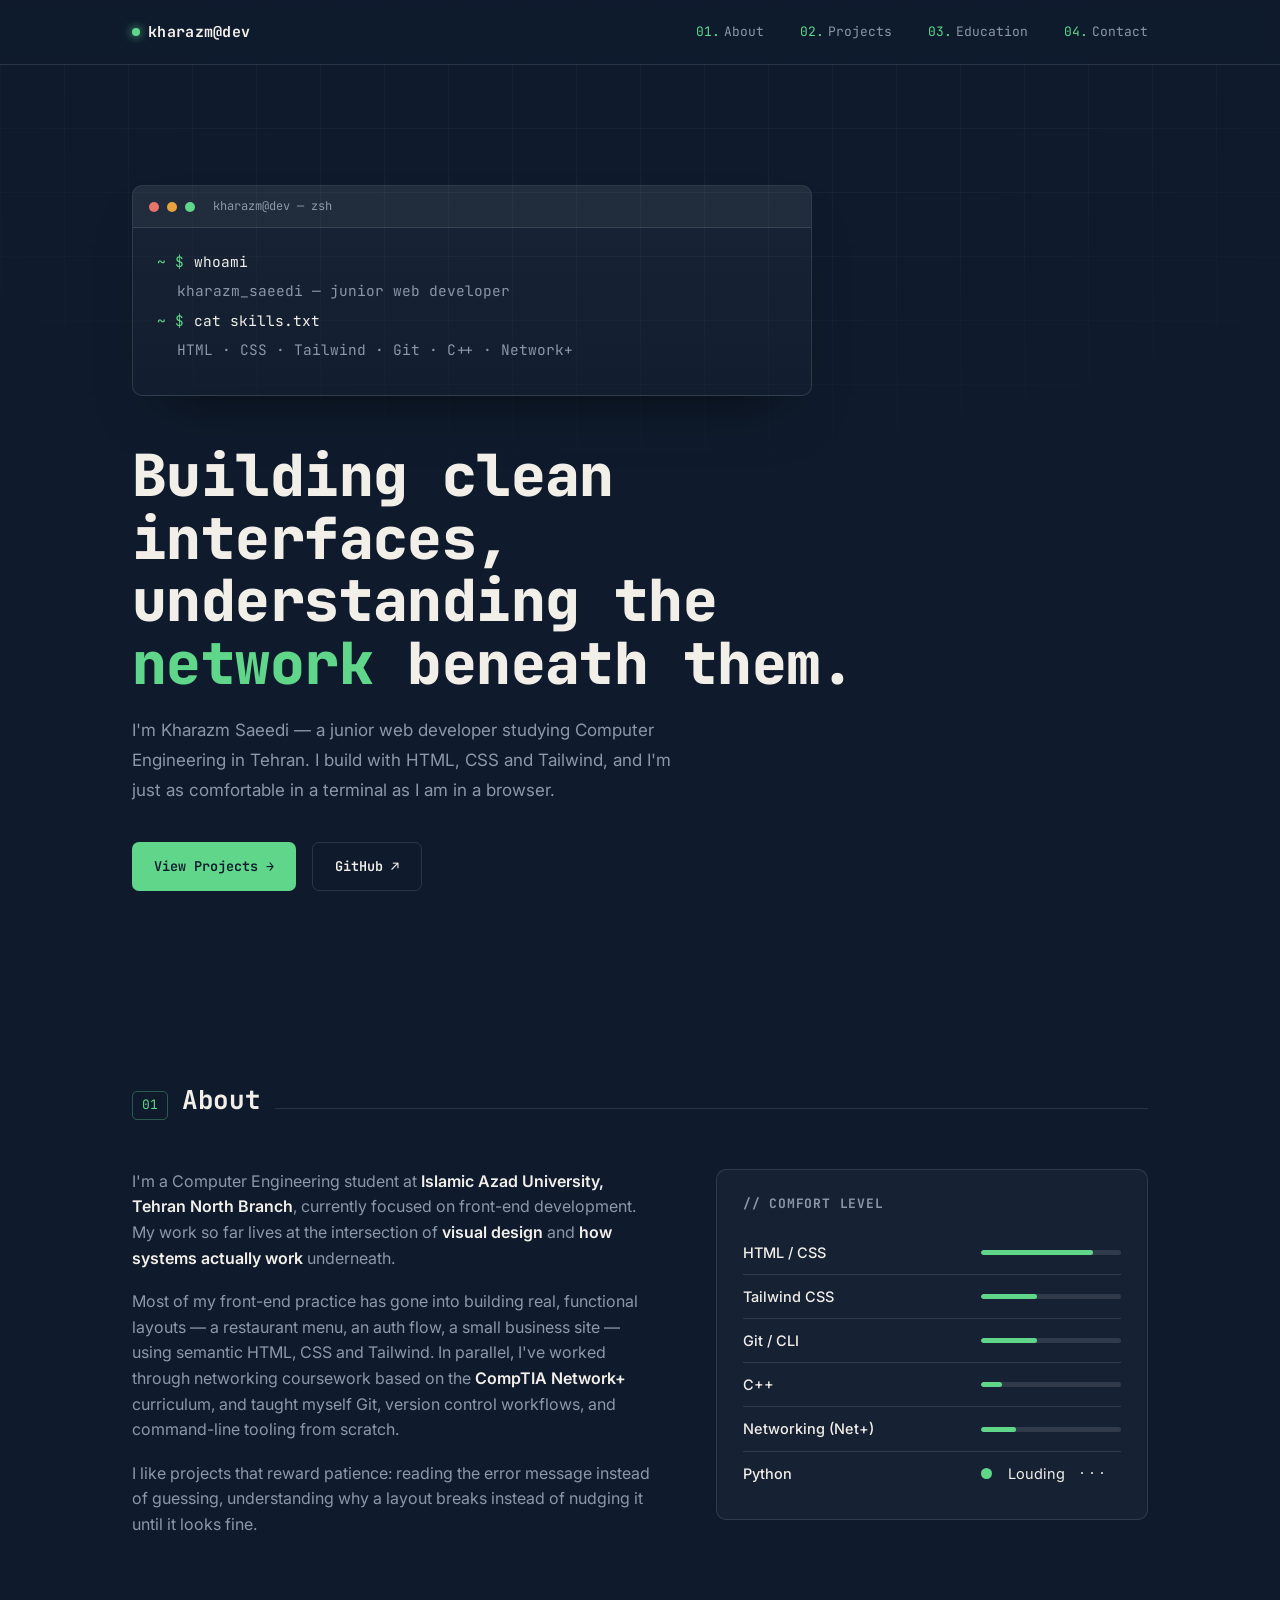
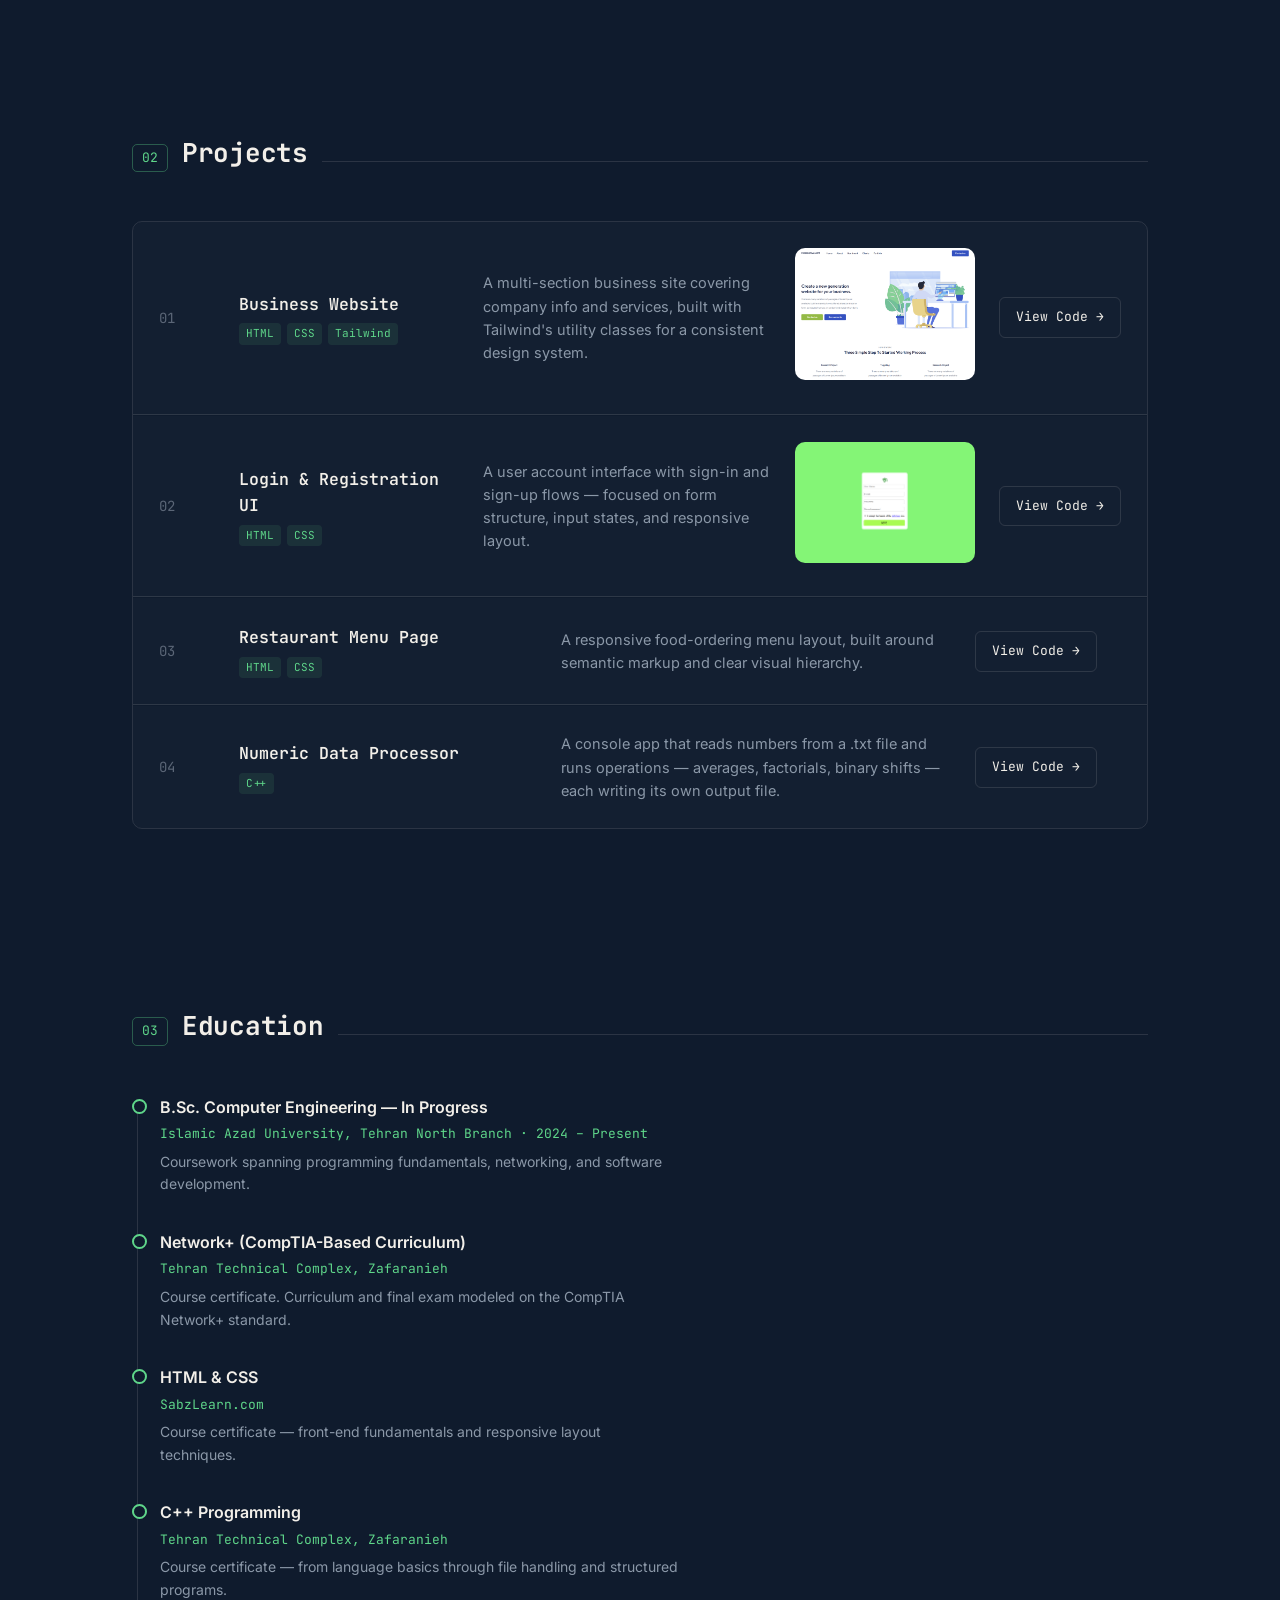
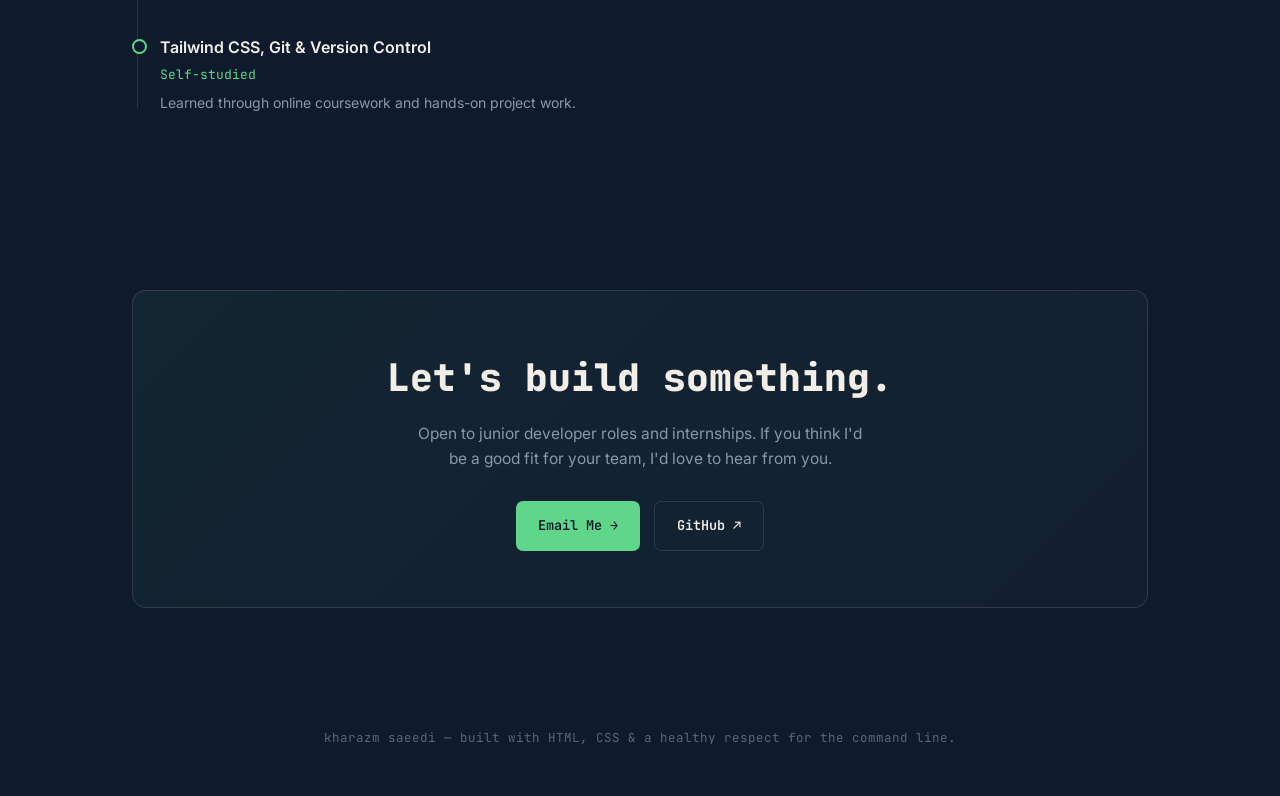
<file: index.html>
<!doctype html>
<html lang="en">
  <head>
    <meta
      name="google-site-verification"
      content="cptkQll2uGCeE3OyyXlziZlnPH9JXITajH0lzwd01Yo"
    />
    <meta charset="UTF-8" />
    <meta name="viewport" content="width=device-width, initial-scale=1.0" />
    <title>Kharazm Saeedi | Junior Web Developer Portfolio</title>
    <meta
      name="description"
      content="Portfolio of Kharazm Saeedi, a junior web developer and Computer Engineering student in Tehran. Projects in HTML, CSS, Tailwind CSS, and C++."
    />
    <meta
      name="keywords"
      content="Kharazm Saeedi, junior web developer, HTML CSS Tailwind portfolio, front-end developer Tehran"
    />
    <meta name="author" content="Kharazm Saeedi" />
    <link rel="canonical" href="https://kharazm-sa.github.io/" />

    <!-- Open Graph برای نمایش خوب توی لینکدین/توییتر -->
    <meta property="og:title" content="Kharazm Saeedi | Junior Web Developer" />
    <meta
      property="og:description"
      content="HTML, CSS, Tailwind CSS projects and a networking-focused portfolio."
    />
    <meta property="og:url" content="https://kharazm-sa.github.io/" />
    <meta property="og:type" content="website" />

    <link rel="stylesheet" href="./styles/app.css" />
    <link rel="icon" type="image/svg" href="kh-favicon (1).svg" />
    <link rel="preconnect" href="https://fonts.googleapis.com" />
    <link rel="preconnect" href="https://fonts.gstatic.com" crossorigin />
    <link
      href="https://fonts.googleapis.com/css2?family=JetBrains+Mono:wght@400;500;600;700;800&family=Inter:wght@400;500;600;700&display=swap"
      rel="stylesheet"
    />
  </head>
  <body>
    <div class="bg-grid"></div>

    <header>
      <nav class="wrap">
        <div class="brand"><span class="dot"></span>kharazm@dev</div>
        <div class="navlinks">
          <a href="#about"><span class="num">01.</span>About</a>
          <a href="#projects"><span class="num">02.</span>Projects</a>
          <a href="#education"><span class="num">03.</span>Education</a>
          <a href="#contact"><span class="num">04.</span>Contact</a>
        </div>
      </nav>
    </header>

    <main>
      <section class="hero">
        <div class="wrap">
          <div class="terminal reveal in">
            <div class="term-bar">
              <span class="dot-group"
                ><span></span><span></span><span></span
              ></span>
              <span class="term-title">kharazm@dev &mdash; zsh</span>
            </div>
            <div class="term-body" id="termBody"></div>
          </div>

          <h1 class="hero-title">
            Building clean interfaces,<br />understanding the
            <span class="accent">network</span> beneath them.
          </h1>
          <p class="hero-sub">
            I'm Kharazm Saeedi — a junior web developer studying Computer
            Engineering in Tehran. I build with HTML, CSS and Tailwind, and I'm
            just as comfortable in a terminal as I am in a browser.
          </p>

          <div class="hero-cta">
            <a class="btn btn-solid" href="#projects">View Projects →</a>
            <a
              class="btn btn-ghost"
              href="https://github.com/kharazm-sa"
              target="_blank"
              rel="noopener"
              >GitHub ↗</a
            >
          </div>
        </div>
      </section>

      <section id="about">
        <div class="wrap">
          <div class="section-head">
            <span class="tag">01</span>
            <h2>About</h2>
            <div class="section-rule"></div>
          </div>

          <div class="about-grid">
            <div class="reveal">
              <p>
                I'm a Computer Engineering student at
                <strong>Islamic Azad University, Tehran North Branch</strong>,
                currently focused on front-end development. My work so far lives
                at the intersection of <strong>visual design</strong> and
                <strong>how systems actually work</strong> underneath.
              </p>
              <p>
                Most of my front-end practice has gone into building real,
                functional layouts — a restaurant menu, an auth flow, a small
                business site — using semantic HTML, CSS and Tailwind. In
                parallel, I've worked through networking coursework based on the
                <strong>CompTIA Network+</strong> curriculum, and taught myself
                Git, version control workflows, and command-line tooling from
                scratch.
              </p>
              <p>
                I like projects that reward patience: reading the error message
                instead of guessing, understanding why a layout breaks instead
                of nudging it until it looks fine.
              </p>
            </div>

            <div class="stack-card reveal">
              <h3>// Comfort Level</h3>
              <div class="stack-row">
                <span class="name">HTML / CSS</span
                ><span class="bar"><i style="width: 80%"></i></span>
              </div>
              <div class="stack-row">
                <span class="name">Tailwind CSS</span
                ><span class="bar"><i style="width: 40%"></i></span>
              </div>
              <div class="stack-row">
                <span class="name">Git / CLI</span
                ><span class="bar"><i style="width: 40%"></i></span>
              </div>
              <div class="stack-row">
                <span class="name">C++</span
                ><span class="bar"><i style="width: 15%"></i></span>
              </div>
              <div class="stack-row">
                <span class="name">Networking (Net+)</span
                ><span class="bar"><i style="width: 25%"></i></span>
              </div>
              <div class="stack-row">
                <span class="name">Python</span>
                <span class="bar">
                  <span class="loud-circle"></span>
                  Louding
                  <span class="louding-dots">
                    <div class="dot1"></div>
                    <div class="dot2"></div>
                    <div class="dot3"></div>
                  </span>
                </span>
              </div>
            </div>
          </div>
        </div>
      </section>

      <section id="projects">
        <div class="wrap">
          <div class="section-head">
            <span class="tag">02</span>
            <h2>Projects</h2>
            <div class="section-rule"></div>
          </div>

          <div class="proj-list">
            <div class="proj reveal">
              <div class="idx">01</div>
              <div class="meta">
                <h3>Business Website</h3>
                <div class="tags">
                  <span>HTML</span><span>CSS</span><span>Tailwind</span>
                </div>
              </div>
              <div class="desc">
                A multi-section business site covering company info and
                services, built with Tailwind's utility classes for a consistent
                design system.
              </div>

              <div class="project-image">
                <img src="./img/image-business.png" alt="Business Website" onclick="openImage(this.src)">
              </div>
              <div id="imageModal" class="modal">
                  <span class="close" onclick="closeImage()">&times;</span>
                  <img id="modalImage">
              </div>

              <a
                class="link"
                href="https://github.com/kharazm-sa/Business-Website"
                target="_blank"
                rel="noopener"
                >View Code →</a
              >
            </div>

            <div class="proj reveal">
              <div class="idx">02</div>
              <div class="meta">
                <h3>Login &amp; Registration UI</h3>
                <div class="tags"><span>HTML</span><span>CSS</span></div>
              </div>
              <div class="desc">
                A user account interface with sign-in and sign-up flows —
                focused on form structure, input states, and responsive layout.
              </div>

              <div class="project-image">
                <img src="./img/image-rge.png" alt="Business Website" onclick="openImage(this.src)">
              </div>
              <div id="imageModal" class="modal">
                  <span class="close" onclick="closeImage()">&times;</span>
                  <img id="modalImage">
              </div>

              <a
                class="link"
                href="https://github.com/kharazm-sa/Registration"
                target="_blank"
                rel="noopener"
                >View Code →</a
              >
            </div>

            <div class="proj reveal">
              <div class="idx">03</div>
              <div class="meta">
                <h3>Restaurant Menu Page</h3>
                <div class="tags"><span>HTML</span><span>CSS</span></div>
              </div>
              <div class="desc">
                A responsive food-ordering menu layout, built around semantic
                markup and clear visual hierarchy.
              </div>

              <a
                class="link"
                href="https://github.com/kharazm-sa/MacDonald"
                target="_blank"
                rel="noopener"
                >View Code →</a
              >
            </div>

            <div class="proj reveal">
              <div class="idx">04</div>
              <div class="meta">
                <h3>Numeric Data Processor</h3>
                <div class="tags"><span>C++</span></div>
              </div>
              <div class="desc">
                A console app that reads numbers from a .txt file and runs
                operations — averages, factorials, binary shifts — each writing
                its own output file.
              </div>

              <a
                class="link"
                href="https://github.com/kharazm-sa/CppProject"
                target="_blank"
                rel="noopener"
                >View Code →</a
              >
            </div>
          </div>
        </div>
      </section>

      <section id="education">
        <div class="wrap">
          <div class="section-head">
            <span class="tag">03</span>
            <h2>Education</h2>
            <div class="section-rule"></div>
          </div>

          <div class="tl">
            <div class="tl-item reveal">
              <h3>B.Sc. Computer Engineering — In Progress</h3>
              <div class="org">
                Islamic Azad University, Tehran North Branch · 2024 – Present
              </div>
              <div class="note">
                Coursework spanning programming fundamentals, networking, and
                software development.
              </div>
            </div>
            <div class="tl-item reveal">
              <h3>Network+ (CompTIA-Based Curriculum)</h3>
              <div class="org">Tehran Technical Complex, Zafaranieh</div>
              <div class="note">
                Course certificate. Curriculum and final exam modeled on the
                CompTIA Network+ standard.
              </div>
            </div>
            <div class="tl-item reveal">
              <h3>HTML &amp; CSS</h3>
              <div class="org">SabzLearn.com</div>
              <div class="note">
                Course certificate — front-end fundamentals and responsive
                layout techniques.
              </div>
            </div>
            <div class="tl-item reveal">
              <h3>C++ Programming</h3>
              <div class="org">Tehran Technical Complex, Zafaranieh</div>
              <div class="note">
                Course certificate — from language basics through file handling
                and structured programs.
              </div>
            </div>
            <div class="tl-item reveal">
              <h3>Tailwind CSS, Git &amp; Version Control</h3>
              <div class="org">Self-studied</div>
              <div class="note">
                Learned through online coursework and hands-on project work.
              </div>
            </div>
          </div>
        </div>
      </section>

      <section id="contact">
        <div class="wrap">
          <div class="contact-box reveal">
            <h2>Let's build something.</h2>
            <p>
              Open to junior developer roles and internships. If you think I'd
              be a good fit for your team, I'd love to hear from you.
            </p>
            <div class="contact-links">
              <a class="btn btn-solid" href="mailto:1381kharazm@gmail.com"
                >Email Me →</a
              >
              <a
                class="btn btn-ghost"
                href="https://github.com/kharazm-sa"
                target="_blank"
                rel="noopener"
                >GitHub ↗</a
              >
            </div>
          </div>
        </div>
      </section>
    </main>

    <footer>
      <div class="wrap">
        kharazm saeedi — built with HTML, CSS &amp; a healthy respect for the
        command line.
      </div>
    </footer>

    <script src="./JS/app.js"></script>
  </body>
</html>
</file>
<file: styles/app.css>
:root {
  --ink: #0F1B2D;
  --ink-soft: #162540;
  --paper: #F2EFE9;
  --paper-dim: #E7E2D8;
  --green: #5FD68A;
  --amber: #E8A33D;
  --slate: #8B98A8;
  --slate-dark: #5B6677;
  --line: rgba(242, 239, 233, 0.12);
  --line-soft: rgba(15, 27, 45, 0.10);
  --mono: 'JetBrains Mono', monospace;
  --sans: 'Inter', sans-serif;
  --maxw: 1080px;
}

/* ---------- Reset ---------- */

* {
  margin: 0;
  padding: 0;
  box-sizing: border-box;
}

html {
  scroll-behavior: smooth;
}

body {
  background: var(--ink);
  color: var(--paper);
  font-family: var(--sans);
  line-height: 1.6;
  overflow-x: hidden;
}

::selection {
  background: var(--green);
  color: var(--ink);
}

a {
  color: inherit;
  text-decoration: none;
}

:focus-visible {
  outline: 2px solid var(--green);
  outline-offset: 3px;
}

.wrap {
  max-width: var(--maxw);
  margin: 0 auto;
  padding: 0 32px;
}

/* ---------- noise / grid texture ---------- */

.bg-grid {
  position: fixed;

  inset: 0;

  z-index: 0;

  pointer-events: none;
  background-image:
    linear-gradient(rgba(242, 239, 233, 0.035) 1px, transparent 1px),
    linear-gradient(90deg, rgba(242, 239, 233, 0.035) 1px, transparent 1px);
  background-size: 64px 64px;
  mask-image: radial-gradient(ellipse 80% 60% at 50% 0%, black 40%, transparent 100%);
}

/* ---------- top nav ---------- */

header {
  position: sticky;
  top: 0;
  z-index: 50;
  backdrop-filter: blur(10px);
  background: rgba(15, 27, 45, 0.78);
  border-bottom: 1px solid var(--line);
}

nav.wrap {
  display: flex;
  align-items: center;
  justify-content: space-between;
  height: 64px;
}

.brand {
  font-family: var(--mono);
  font-weight: 700;
  font-size: 15px;
  letter-spacing: 0.02em;
  display: flex;
  align-items: center;
  gap: 8px;
}

.brand .dot {
  width: 8px;
  height: 8px;
  border-radius: 50%;
  background: var(--green);
  box-shadow: 0 0 10px var(--green);
}

.navlinks {
  display: flex;
  gap: 36px;
  font-family: var(--mono);
  font-size: 13px;
  color: var(--slate);
}

.navlinks a {
  position: relative;
  padding: 4px 0;
  transition: color .2s;
}

.navlinks a:hover {
  color: var(--paper);
}

.navlinks a::after {
  content: '';
  position: absolute;
  left: 0;
  bottom: -2px;
  height: 1px;
  width: 0%;
  background: var(--green);
  transition: width .25s ease;
}

.navlinks a:hover::after {
  width: 100%;
}

.navlinks .num {
  color: var(--green);
  margin-right: 4px;
}

@media (max-width:720px) {
  .navlinks {
    display: none;
  }
}

/* ---------- hero ---------- */

.hero {
  position: relative;
  z-index: 1;
  padding: 120px 0 100px;
}

.terminal {
  border: 1px solid var(--line);
  border-radius: 10px;
  background: linear-gradient(180deg, rgba(242, 239, 233, 0.045), rgba(242, 239, 233, 0.015));
  box-shadow: 0 30px 60px -30px rgba(0, 0, 0, 0.6);
  overflow: hidden;
  max-width: 680px;
}

.term-bar {
  display: flex;
  align-items: center;
  gap: 8px;
  padding: 11px 16px;
  background: rgba(242, 239, 233, 0.04);
  border-bottom: 1px solid var(--line);
}

.term-bar .dot-group {
  display: flex;
  align-items: center;
  gap: 8px;
}

.term-bar .dot-group span {
  width: 10px;
  height: 10px;
  border-radius: 50%;
  display: inline-block;
}

.term-bar .dot-group span:nth-child(1) {
  background: #E8746A;
}

.term-bar .dot-group span:nth-child(2) {
  background: var(--amber);
}

.term-bar .dot-group span:nth-child(3) {
  background: var(--green);
}

.term-bar .term-title {
  margin-left: 10px;
  font-family: var(--mono);
  font-size: 12px;
  color: var(--slate);
  white-space: nowrap;
  overflow: hidden;
}

.term-body {
  padding: 22px 24px 28px;
  font-family: var(--mono);
  font-size: 14.5px;
  color: var(--paper);
}

.term-body .ln {
  display: flex;
  gap: 10px;
  margin-bottom: 6px;
  flex-wrap: wrap;
}

.term-body .prompt {
  color: var(--green);
  white-space: nowrap;
}

.term-body .cmd {
  color: var(--paper);
}

.term-body .out {
  color: var(--slate);
  padding-left: 20px;
}

.cursor {
  display: inline-block;
  width: 8px;
  height: 16px;
  background: var(--green);
  margin-left: 2px;
  vertical-align: -3px;
  animation: blink 1s steps(1) infinite;
}

@keyframes blink {
  50% {
    opacity: 0;
  }
}

.hero-title {
  margin-top: 48px;
  font-family: var(--mono);
  font-weight: 800;
  font-size: clamp(34px, 5.4vw, 58px);
  line-height: 1.08;
  letter-spacing: -0.01em;
  max-width: 780px;
}

.hero-title .accent {
  color: var(--green);
}

.hero-sub {
  margin-top: 22px;
  max-width: 560px;
  font-size: 17px;
  color: var(--slate);
  line-height: 1.75;
}

.hero-cta {
  margin-top: 36px;
  display: flex;
  gap: 16px;
  flex-wrap: wrap;
}

.btn {
  font-family: var(--mono);
  font-size: 13.5px;
  font-weight: 600;
  padding: 13px 22px;
  border-radius: 7px;
  display: inline-flex;
  align-items: center;
  gap: 8px;
  transition: transform .18s ease, box-shadow .18s ease;
}

.btn-solid {
  background: var(--green);
  color: var(--ink);
}

.btn-solid:hover {
  transform: translateY(-2px);
  box-shadow: 0 10px 24px -8px rgba(95, 214, 138, 0.55);
}

.btn-ghost {
  border: 1px solid var(--line);
  color: var(--paper);
}

.btn-ghost:hover {
  border-color: var(--green);
  color: var(--green);
  transform: translateY(-2px);
}


/* ---------- section shell ---------- */

section {
  position: relative;
  z-index: 1;
  padding: 88px 0;
}

.section-head {
  display: flex;
  align-items: baseline;
  gap: 14px;
  margin-bottom: 48px;
}

.section-head .tag {
  font-family: var(--mono);
  font-size: 13px;
  color: var(--green);
  border: 1px solid rgba(95, 214, 138, 0.35);
  border-radius: 5px;
  padding: 3px 9px;
}

.section-head h2 {
  font-family: var(--mono);
  font-weight: 700;
  font-size: 26px;
  letter-spacing: -0.01em;
}

.section-rule {
  flex: 1;
  height: 1px;
  background: var(--line);
}



/* ---------- about ---------- */

.about-grid {
  display: grid;
  grid-template-columns: 1.1fr 0.9fr;
  gap: 56px;
  align-items: start;
}

.about-grid p {
  color: var(--slate);
  font-size: 16px;
  margin-bottom: 18px;
  max-width: 520px;
}

.about-grid p strong {
  color: var(--paper);
  font-weight: 600;
}

.stack-card {
  border: 1px solid var(--line);
  border-radius: 10px;
  background: rgba(242, 239, 233, 0.03);
  padding: 24px 26px;
}

.stack-card h3 {
  font-family: var(--mono);
  font-size: 13px;
  color: var(--slate);
  letter-spacing: 0.06em;
  margin-bottom: 16px;
  text-transform: uppercase;
}

.stack-row {
  display: flex;
  justify-content: space-between;
  align-items: center;
  padding: 10px 0;
  border-bottom: 1px solid var(--line);
  font-size: 14.5px;
}

.stack-row:last-child {
  border-bottom: none;
}

.stack-row .name {
  font-weight: 500;
}

.stack-row .bar {
  width: 140px;
  height: 5px;
  background: var(--line);
  border-radius: 3px;
  overflow: hidden;
}

.stack-row .bar i {
  display: block;
  height: 100%;
  background: var(--green);
  border-radius: 3px;
}

.stack-row:last-child .bar {
  height: auto !important;
  color: var(--paper);
  background: none;
  color: var(--paper);
  display: flex;
  align-items: center;
  gap: 1rem;
}

.loud-circle {
  height: .7rem;
  width: .7rem;
  background-color: var(--green);
  border-radius: 100%;
  animation: loud-circle 1s infinite ease-in;
}

.louding-dots {
  display: flex;
  gap: .5rem;
  align-items: center;
}

.louding-dots .dot1 {
  background-color: var(--paper);
  height: 2px;
  width: 2px;
  border-radius: 100%;
  animation: louding-dots-one .8s .4s infinite ease;
}

.louding-dots .dot2 {
  background-color: var(--paper);
  height: 2px;
  width: 2px;
  border-radius: 100%;
  animation: louding-dots-two .8s .7s infinite ease;
}

.louding-dots .dot3 {
  background-color: var(--paper);
  height: 2px;
  width: 2px;
  border-radius: 100%;
  animation: louding-dots-three .8s 1s infinite ease;
}

@keyframes loud-circle {
  0% {
    transform: scale(0);
    opacity: .2;
  }

  50% {
    opacity: 1;
    transform: scale(1);
  }

  100% {
    opacity: .2;
    transform: scale(0);
  }
}

@keyframes louding-dots-one {
  0% {
    transform: scale(0);
    opacity: .2;
  }

  50% {
    opacity: 1;
    transform: scale(1);
  }

  100% {
    opacity: .2;
    transform: scale(0);
  }
}


@keyframes louding-dots-two {
  0% {
    transform: scale(0);
    opacity: .2;
  }

  50% {
    opacity: 1;
    transform: scale(1);
  }

  100% {
    opacity: .2;
    transform: scale(0);
  }
}


@keyframes louding-dots-three {
  0% {
    transform: scale(0);
    opacity: .2;
  }

  50% {
    opacity: 1;
    transform: scale(1);
  }

  100% {
    opacity: .2;
    transform: scale(0);
  }
}

@media (max-width: 860px) {
  .about-grid {
    grid-template-columns: 1fr;
  }
}


/* ---------- projects ---------- */

.proj-list {
  display: flex;
  flex-direction: column;
  gap: 1px;
  border: 1px solid var(--line);
  border-radius: 10px;
  overflow: hidden;
}

.proj {
  display: grid;
  grid-template-columns: 56px 1.3fr 1.7fr auto auto;
  gap: 24px;
  align-items: center;
  padding: 26px 26px;
  background: rgba(242, 239, 233, 0.018);
  border-bottom: 1px solid var(--line);
  transition: background .2s ease;
}

.proj:last-child {
  border-bottom: none;
}

.proj:hover {
  background: rgba(95, 214, 138, 0.045);
}

.proj .idx {
  font-family: var(--mono);
  color: var(--slate-dark);
  font-size: 14px;
}

.proj .meta h3 {
  font-family: var(--mono);
  font-size: 16.5px;
  font-weight: 600;
  margin-bottom: 6px;
}

.proj .meta .tags {
  display: flex;
  gap: 6px;
  flex-wrap: wrap;
}

.proj .meta .tags span {
  font-family: var(--mono);
  font-size: 11px;
  color: var(--green);
  background: rgba(95, 214, 138, 0.10);
  border-radius: 4px;
  padding: 2px 7px;
}

.proj .desc {
  font-size: 14.5px;
  color: var(--slate);
}

.proj .link {
  width: fit-content;
  font-family: var(--mono);
  font-size: 13px;
  color: var(--paper);
  border: 1px solid var(--line);
  padding: 9px 16px;
  border-radius: 6px;
  white-space: nowrap;
  transition: .2s ease;
}

.proj .link:hover {
  border-color: var(--green);
  color: var(--green);
}

.project-image img {
  width: 180px;
  border-radius: 10px;
  cursor: pointer;
  transition: .3s;
}

.project-image img:hover {
  transform: scale(1.03);
}

.modal {
  display: none;
  position: fixed;
  inset: 0;
  background: rgba(0, 0, 0, .85);
  justify-content: center;
  align-items: center;
  z-index: 9999;
}

.modal img {
  max-width: 90%;
  max-height: 90%;
  border-radius: 12px;
}

.close {
  position: absolute;
  top: 20px;
  right: 30px;

  color: white;
  font-size: 40px;
  cursor: pointer;
}

@media (max-width: 860px) {
  .proj {
    grid-template-columns: 1fr;
    gap: 12px;
  }

  .proj .idx {
    display: none;
  }
}


/* ---------- timeline (education) ---------- */


.tl {
  position: relative;
  padding-left: 28px;
}

.tl::before {
  content: '';
  position: absolute;
  left: 5px;
  top: 6px;
  bottom: 6px;
  width: 1px;
  background: var(--line);
}

.tl-item {
  position: relative;
  padding-bottom: 34px;
}

.tl-item:last-child {
  padding-bottom: 0;
}

.tl-item::before {
  content: '';
  position: absolute;
  left: -28px;
  top: 4px;
  width: 11px;
  height: 11px;
  border-radius: 50%;
  background: var(--ink);
  border: 2px solid var(--green);
}

.tl-item h3 {
  font-size: 16px;
  font-weight: 600;
  margin-bottom: 4px;
}

.tl-item .org {
  font-family: var(--mono);
  font-size: 13px;
  color: var(--green);
  margin-bottom: 6px;
}

.tl-item .note {
  font-size: 14px;
  color: var(--slate);
  max-width: 520px;
}


/* ---------- contact ---------- */

.contact-box {
  border: 1px solid var(--line);
  border-radius: 14px;
  padding: 56px 48px;
  background: linear-gradient(135deg, rgba(95, 214, 138, 0.06), rgba(242, 239, 233, 0.02));
  text-align: center;
}

.contact-box h2 {
  font-family: var(--mono);
  font-weight: 800;
  font-size: clamp(26px, 4vw, 38px);
  margin-bottom: 14px;
}

.contact-box p {
  color: var(--slate);
  max-width: 460px;
  margin: 0 auto 30px;
  font-size: 15.5px;
}

.contact-links {
  display: flex;
  gap: 14px;
  justify-content: center;
  flex-wrap: wrap;
}

footer {
  position: relative;
  z-index: 1;
  padding: 32px 0 48px;
  text-align: center;
  font-family: var(--mono);
  font-size: 12.5px;
  color: var(--slate-dark);
}


/* reveal on scroll */

.reveal {
  opacity: 0;
  transform: translateY(16px);
  transition: opacity .6s ease,
    transform .6s ease;
}

.reveal.in {
  opacity: 1;
  transform: none;
}

@media (prefers-reduced-motion: reduce) {
  .reveal {
    opacity: 1;
    transform: none;
    transition: none;
  }

  .cursor {
    animation: none;
  }
}
</file>
